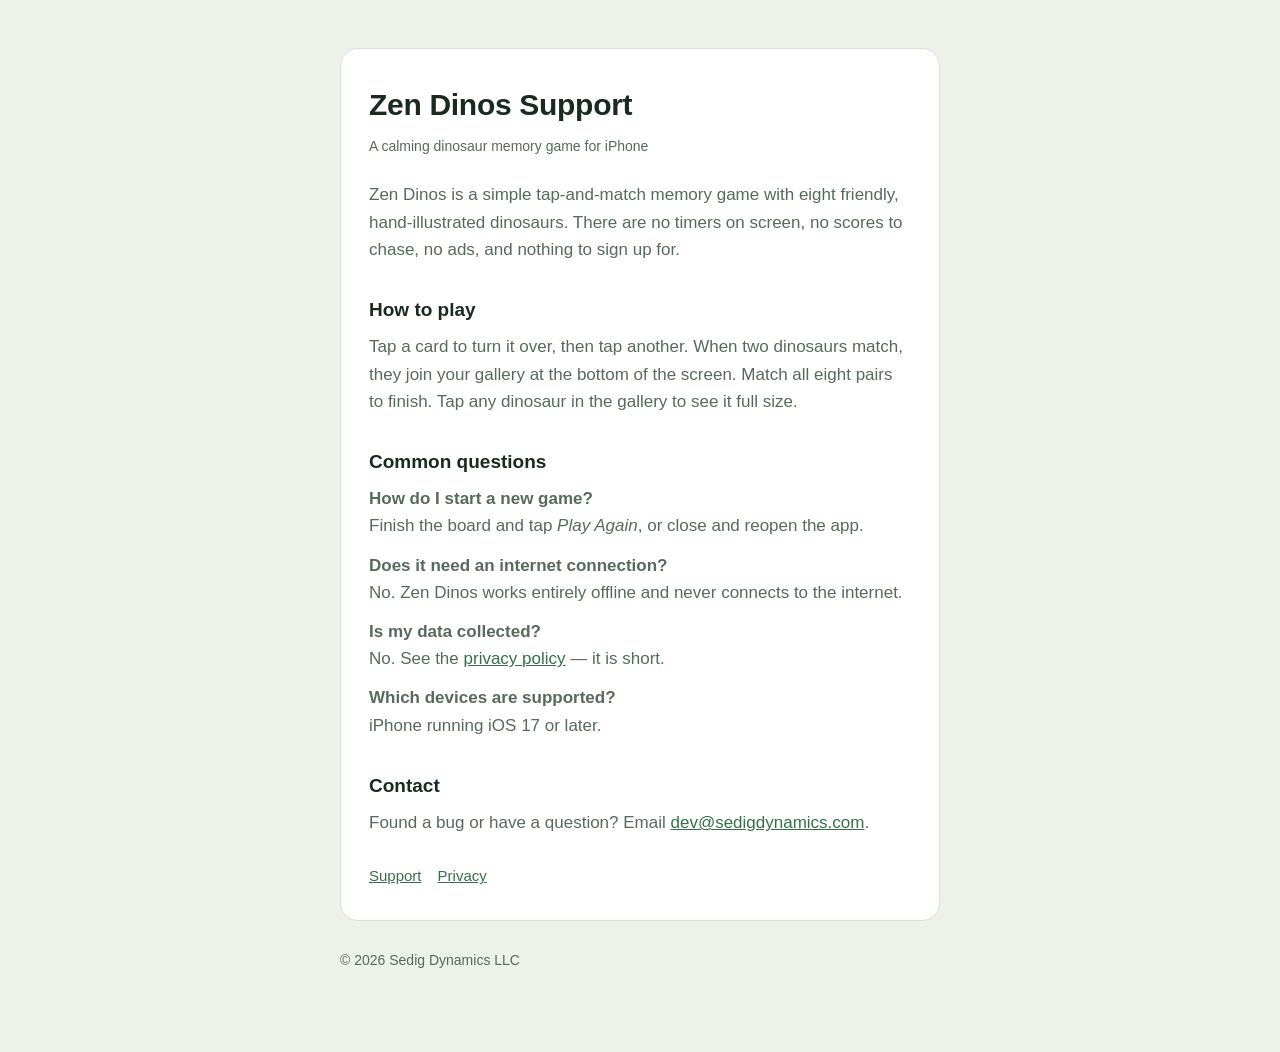
<file: index.html>
<!DOCTYPE html>
<html lang="en">
<head>
  <meta charset="utf-8">
  <meta name="viewport" content="width=device-width, initial-scale=1">
  <title>Zen Dinos — Support</title>
  <link rel="stylesheet" href="style.css">
</head>
<body>
  <main>
    <div class="card">
      <h1>Zen Dinos Support</h1>
      <p class="meta">A calming dinosaur memory game for iPhone</p>

      <p>Zen Dinos is a simple tap-and-match memory game with eight friendly, hand-illustrated dinosaurs. There are no timers on screen, no scores to chase, no ads, and nothing to sign up for.</p>

      <h2>How to play</h2>
      <p>Tap a card to turn it over, then tap another. When two dinosaurs match, they join your gallery at the bottom of the screen. Match all eight pairs to finish. Tap any dinosaur in the gallery to see it full size.</p>

      <h2>Common questions</h2>
      <p><strong>How do I start a new game?</strong><br>Finish the board and tap <em>Play Again</em>, or close and reopen the app.</p>
      <p><strong>Does it need an internet connection?</strong><br>No. Zen Dinos works entirely offline and never connects to the internet.</p>
      <p><strong>Is my data collected?</strong><br>No. See the <a href="privacy.html">privacy policy</a> — it is short.</p>
      <p><strong>Which devices are supported?</strong><br>iPhone running iOS 17 or later.</p>

      <h2>Contact</h2>
      <p>Found a bug or have a question? Email <a href="mailto:dev@sedigdynamics.com">dev@sedigdynamics.com</a>.</p>

      <nav><a href="index.html">Support</a><a href="privacy.html">Privacy</a></nav>
    </div>
    <footer>© 2026 Sedig Dynamics LLC</footer>
  </main>
</body>
</html>
</file>
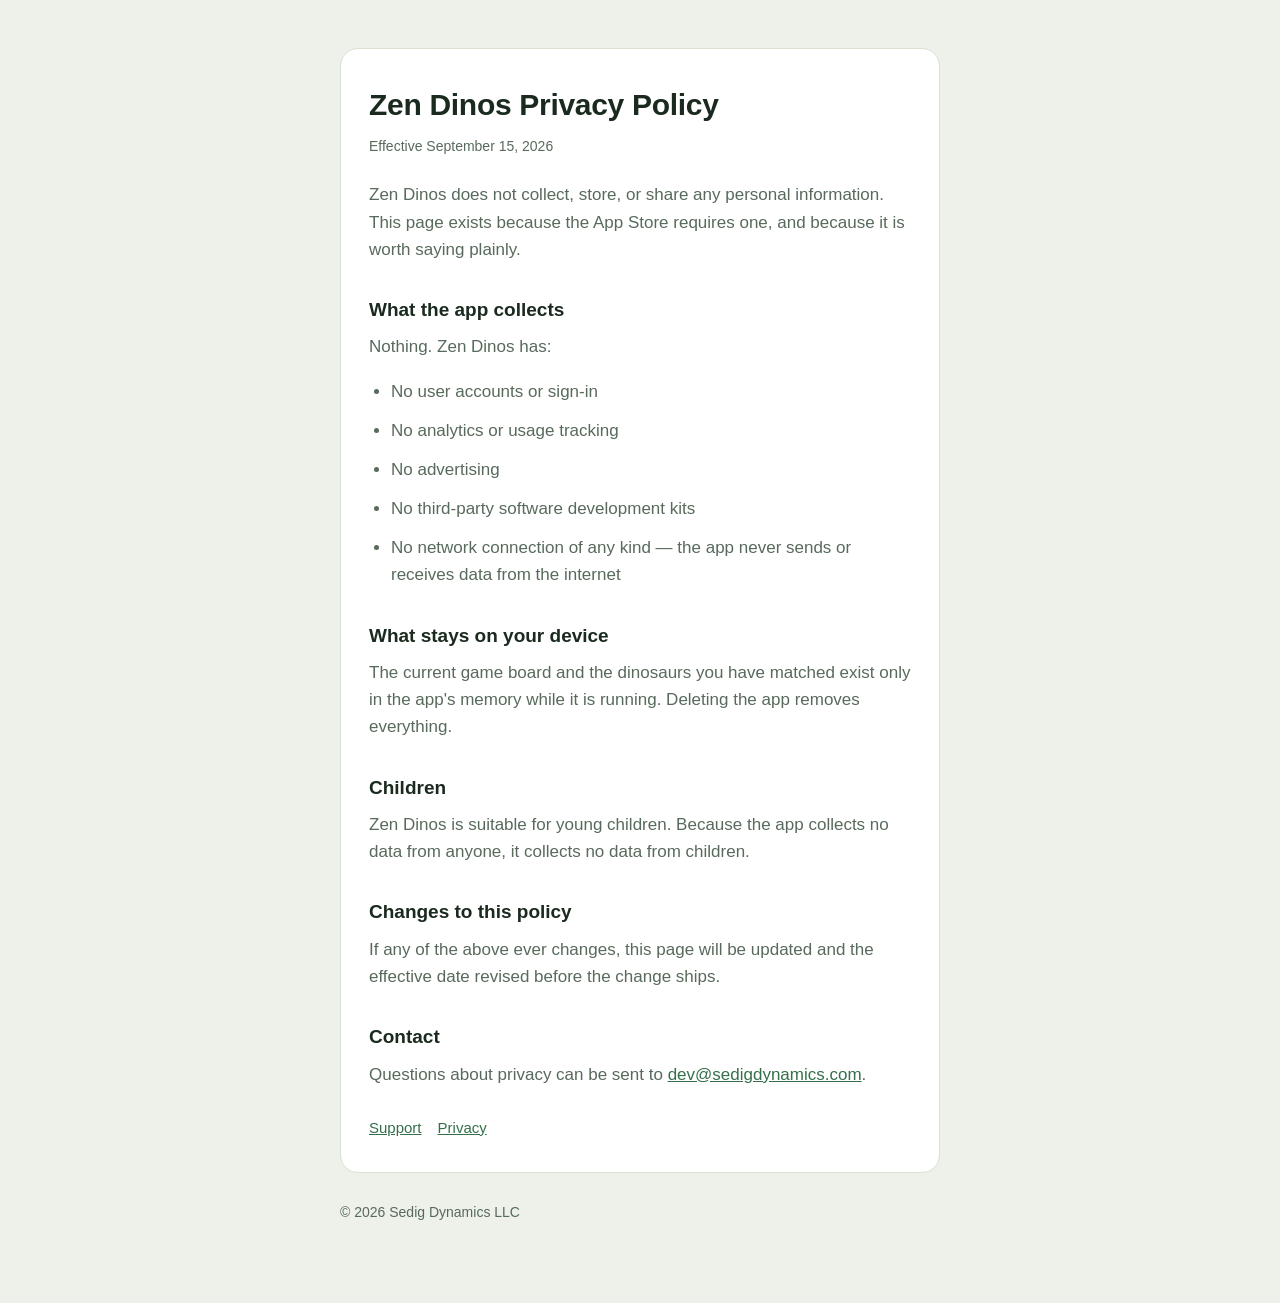
<file: privacy.html>
<!DOCTYPE html>
<html lang="en">
<head>
  <meta charset="utf-8">
  <meta name="viewport" content="width=device-width, initial-scale=1">
  <title>Zen Dinos — Privacy Policy</title>
  <link rel="stylesheet" href="style.css">
</head>
<body>
  <main>
    <div class="card">
      <h1>Zen Dinos Privacy Policy</h1>
      <p class="meta">Effective September 15, 2026</p>

      <p>Zen Dinos does not collect, store, or share any personal information. This page exists because the App Store requires one, and because it is worth saying plainly.</p>

      <h2>What the app collects</h2>
      <p>Nothing. Zen Dinos has:</p>
      <ul>
        <li>No user accounts or sign-in</li>
        <li>No analytics or usage tracking</li>
        <li>No advertising</li>
        <li>No third-party software development kits</li>
        <li>No network connection of any kind — the app never sends or receives data from the internet</li>
      </ul>

      <h2>What stays on your device</h2>
      <p>The current game board and the dinosaurs you have matched exist only in the app's memory while it is running. Deleting the app removes everything.</p>

      <h2>Children</h2>
      <p>Zen Dinos is suitable for young children. Because the app collects no data from anyone, it collects no data from children.</p>

      <h2>Changes to this policy</h2>
      <p>If any of the above ever changes, this page will be updated and the effective date revised before the change ships.</p>

      <h2>Contact</h2>
      <p>Questions about privacy can be sent to <a href="mailto:dev@sedigdynamics.com">dev@sedigdynamics.com</a>.</p>

      <nav><a href="index.html">Support</a><a href="privacy.html">Privacy</a></nav>
    </div>
    <footer>© 2026 Sedig Dynamics LLC</footer>
  </main>
</body>
</html>
</file>
<file: style.css>
:root {
  --ground: #edf1e9;
  --surface: #ffffff;
  --ink: #1b2a1e;
  --ink-soft: #586a5b;
  --line: #d8e1d3;
  --green: #35704a;
}
* { box-sizing: border-box; }
body {
  margin: 0;
  background: var(--ground);
  color: var(--ink);
  font-family: -apple-system, BlinkMacSystemFont, "Segoe UI", Roboto, sans-serif;
  font-size: 17px;
  line-height: 1.6;
  -webkit-font-smoothing: antialiased;
}
main {
  max-width: 640px;
  margin: 0 auto;
  padding: 48px 20px 80px;
}
.card {
  background: var(--surface);
  border: 1px solid var(--line);
  border-radius: 18px;
  padding: 32px 28px;
}
h1 { font-size: 30px; margin: 0 0 6px; letter-spacing: -0.01em; }
h2 { font-size: 19px; margin: 32px 0 8px; }
p, li { color: var(--ink-soft); margin: 0 0 12px; }
ul { padding-left: 22px; }
a { color: var(--green); }
.meta { font-size: 14px; color: var(--ink-soft); margin: 0 0 24px; }
nav { margin-top: 28px; font-size: 15px; }
nav a + a { margin-left: 16px; }
footer { margin-top: 28px; font-size: 14px; color: var(--ink-soft); }
</file>
